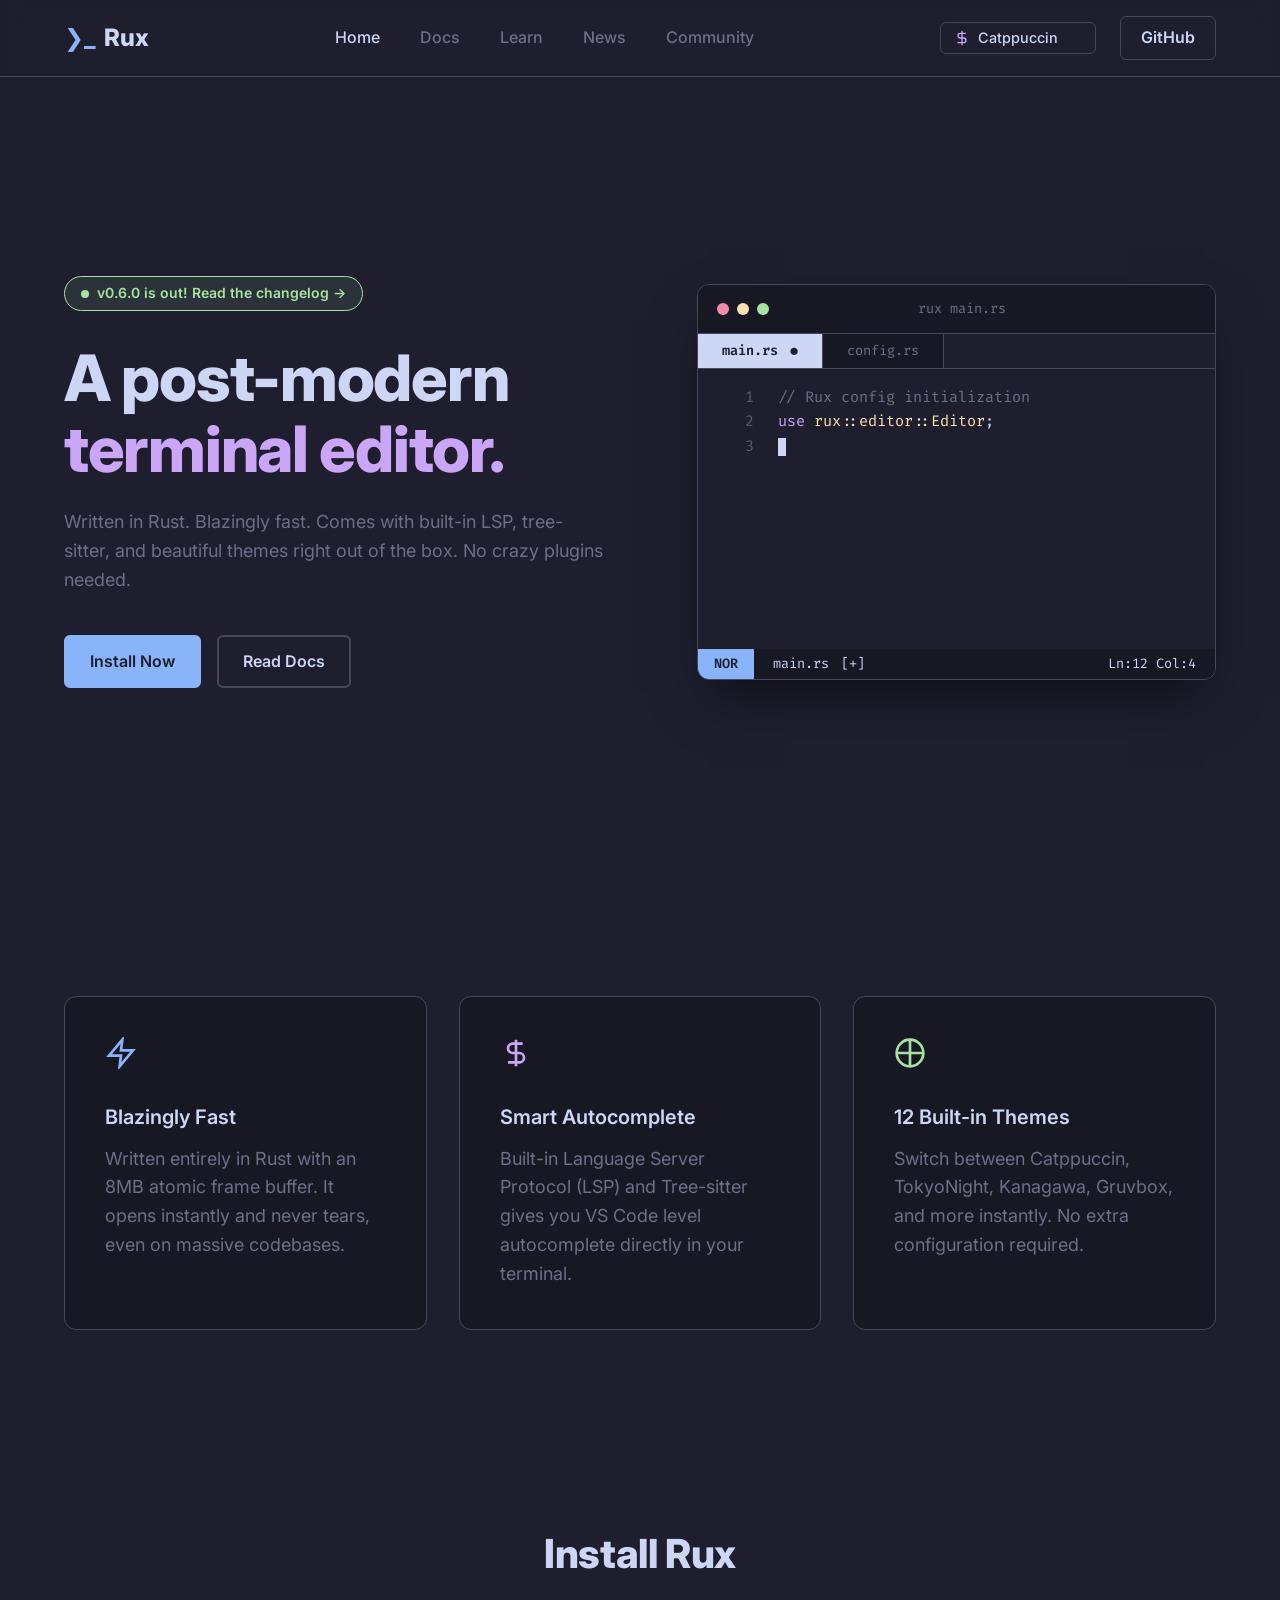
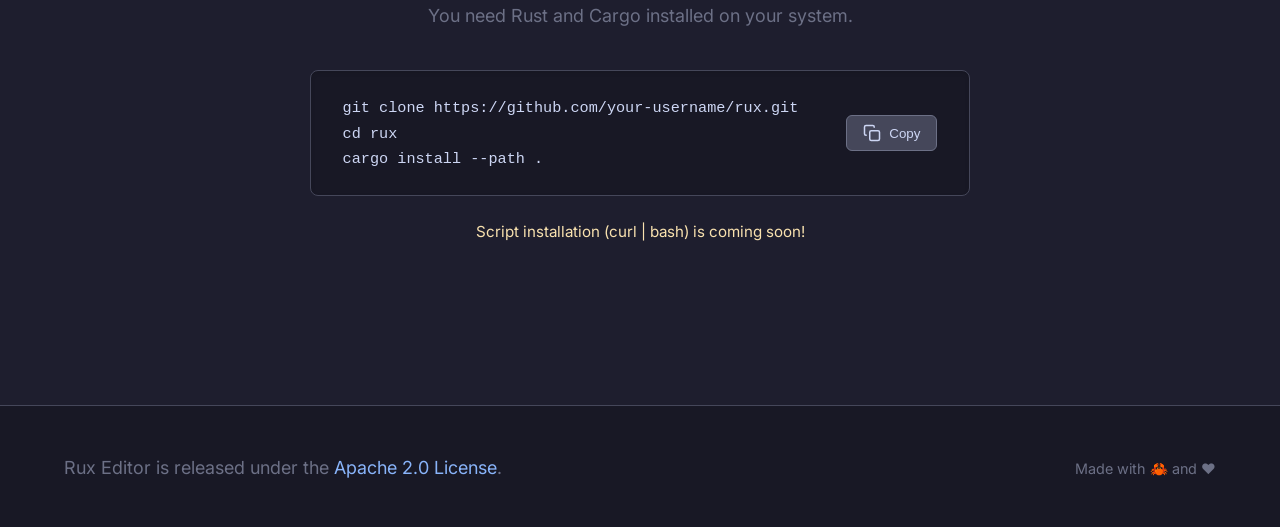
<file: index.html>
<!DOCTYPE html>
<html lang="en">
<head>
    <meta charset="UTF-8">
    <meta name="viewport" content="width=device-width, initial-scale=1.0">
    <title>Rux Editor | Post-modern terminal editor</title>
    <link rel="stylesheet" href="style.css">
    <link href="https://fonts.googleapis.com/css2?family=Fira+Code:wght@400;500;600&family=Inter:wght@400;500;600;800&display=swap" rel="stylesheet">
    <script>
        const savedTheme = localStorage.getItem('rux-theme') || 'catppuccin';
        document.documentElement.setAttribute('data-theme', savedTheme);
    </script>
</head>
<body>
    <nav class="navbar">
        <div class="nav-brand">
            <span class="logo-icon">❯_</span> Rux
        </div>
        <ul class="nav-links">
            <li><a href="index.html" class="active">Home</a></li>
            <li><a href="docs.html">Docs</a></li>
            <li><a href="learn.html">Learn</a></li>
            <li><a href="news.html">News</a></li>
            <li><a href="community.html">Community</a></li>
        </ul>
        <div class="nav-actions">
            <div class="theme-select-wrapper">
                <svg class="theme-icon" xmlns="http://www.w3.org/2000/svg" width="16" height="16" viewBox="0 0 24 24" fill="none" stroke="currentColor" stroke-width="2" stroke-linecap="round" stroke-linejoin="round"><path d="M12 2v20M17 5H9.5a3.5 3.5 0 0 0 0 7h5a3.5 3.5 0 0 1 0 7H6"/></svg>
                <select id="theme-select" aria-label="Select Theme">
                    <option value="catppuccin">Catppuccin</option>
                    <option value="tokyonight">TokyoNight</option>
                    <option value="kanagawa">Kanagawa</option>
                    <option value="onedark">OneDark</option>
                    <option value="gruvbox">Gruvbox</option>
                    <option value="nord">Nord</option>
                    <option value="monokai">Monokai Pro</option>
                    <option value="rosepine">Rosé Pine</option>
                    <option value="everforest">Everforest</option>
                    <option value="ayu">Ayu</option>
                    <option value="dracula">Dracula</option>
                    <option value="solarized">Solarized</option>
                </select>
            </div>
            <a href="https://github.com/your-username/rux" class="btn btn-outline" target="_blank">GitHub</a>
        </div>
        <button class="mobile-menu-btn" aria-label="Menu">
            <svg xmlns="http://www.w3.org/2000/svg" width="24" height="24" fill="none" stroke="currentColor" stroke-width="2"><path d="M4 6h16M4 12h16M4 18h16"/></svg>
        </button>
    </nav>

    <header class="hero">
        <div class="hero-content">
            <a href="news.html" class="badge">
                <span class="pulse-dot"></span> v0.6.0 is out! Read the changelog →
            </a>
            <h1>A post-modern<br><span class="highlight">terminal editor.</span></h1>
            <p>Written in Rust. Blazingly fast. Comes with built-in LSP, tree-sitter, and beautiful themes right out of the box. No crazy plugins needed.</p>
            <div class="hero-buttons">
                <a href="#install" class="btn btn-primary">Install Now</a>
                <a href="docs.html" class="btn btn-secondary">Read Docs</a>
            </div>
        </div>

        <div class="hero-terminal">
            <div class="terminal-header">
                <div class="dots">
                    <span class="dot red"></span>
                    <span class="dot yellow"></span>
                    <span class="dot green"></span>
                </div>
                <div class="terminal-title">rux main.rs</div>
            </div>
            <div class="terminal-body">
                <div class="terminal-tabs">
                    <span class="tab active"> main.rs <span class="dirty">●</span></span>
                    <span class="tab"> config.rs </span>
                </div>
                <div class="code-area">
                    <div id="typewriter"></div>
                </div>
            </div>
            <div class="terminal-status">
                <div class="status-left">
                    <span class="mode-badge"> NOR </span>
                    <span class="file-name"> main.rs <span class="dirty">[+]</span></span>
                </div>
                <div class="status-right">
                    <span> Ln:12 Col:4 </span>
                </div>
            </div>
        </div>
    </header>

    <section class="features">
        <div class="feature-card">
            <div class="icon" style="color: var(--function);">
                <svg width="32" height="32" viewBox="0 0 24 24" fill="none" stroke="currentColor" stroke-width="2"><path d="M13 2L3 14h9l-1 8 10-12h-9l1-8z"/></svg>
            </div>
            <h3>Blazingly Fast</h3>
            <p>Written entirely in Rust with an 8MB atomic frame buffer. It opens instantly and never tears, even on massive codebases.</p>
        </div>
        <div class="feature-card">
            <div class="icon" style="color: var(--keyword);">
                <svg width="32" height="32" viewBox="0 0 24 24" fill="none" stroke="currentColor" stroke-width="2"><path d="M12 2v20M17 5H9.5a3.5 3.5 0 0 0 0 7h5a3.5 3.5 0 0 1 0 7H6"/></svg>
            </div>
            <h3>Smart Autocomplete</h3>
            <p>Built-in Language Server Protocol (LSP) and Tree-sitter gives you VS Code level autocomplete directly in your terminal.</p>
        </div>
        <div class="feature-card">
            <div class="icon" style="color: var(--string);">
                <svg width="32" height="32" viewBox="0 0 24 24" fill="none" stroke="currentColor" stroke-width="2"><circle cx="12" cy="12" r="10"/><path d="M12 2v20M2 12h20"/></svg>
            </div>
            <h3>12 Built-in Themes</h3>
            <p>Switch between Catppuccin, TokyoNight, Kanagawa, Gruvbox, and more instantly. No extra configuration required.</p>
        </div>
    </section>

    <section id="install" class="install-section">
        <h2>Install Rux</h2>
        <p>You need Rust and Cargo installed on your system.</p>
        <div class="code-block-wrapper">
            <div class="code-block">
                <pre><code>git clone https://github.com/your-username/rux.git
cd rux
cargo install --path .</code></pre>
                <button class="copy-btn" id="copyBtn" aria-label="Copy to clipboard">
                    <svg xmlns="http://www.w3.org/2000/svg" width="18" height="18" viewBox="0 0 24 24" fill="none" stroke="currentColor" stroke-width="2"><rect x="9" y="9" width="13" height="13" rx="2" ry="2"/><path d="M5 15H4a2 2 0 0 1-2-2V4a2 2 0 0 1 2-2h9a2 2 0 0 1 2 2v1"/></svg> Copy
                </button>
            </div>
        </div>
        <p class="coming-soon-text">Script installation (curl | bash) is coming soon!</p>
    </section>

    <footer>
        <div class="footer-content">
            <p>Rux Editor is released under the <a href="https://github.com/your-username/rux/blob/main/LICENSE" style="color: var(--function);" target="_blank">Apache 2.0 License</a>.</p>
            <p class="made-with">Made with 🦀 and ❤️</p>
        </div>
    </footer>

    <script src="script.js"></script>
</body>
</html>
</file>
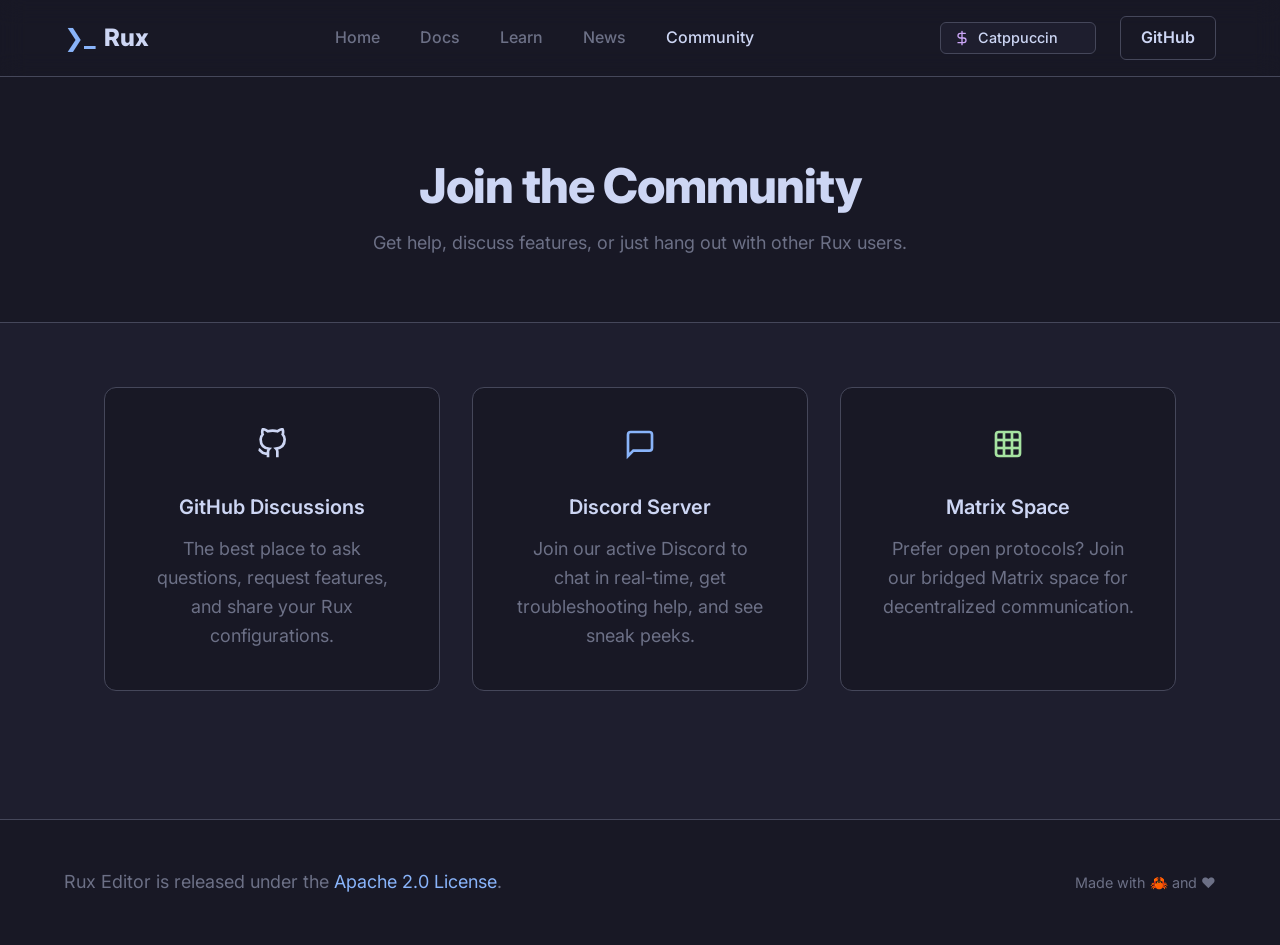
<file: community.html>
<!DOCTYPE html>
<html lang="en">
<head>
    <meta charset="UTF-8">
    <meta name="viewport" content="width=device-width, initial-scale=1.0">
    <title>Community | Rux Editor</title>
    <link rel="stylesheet" href="style.css">
    <link href="https://fonts.googleapis.com/css2?family=Fira+Code:wght@400;500;600&family=Inter:wght@400;500;600;800&display=swap" rel="stylesheet">
    <script>
        const savedTheme = localStorage.getItem('rux-theme') || 'catppuccin';
        document.documentElement.setAttribute('data-theme', savedTheme);
    </script>
</head>
<body>
    <nav class="navbar">
        <div class="nav-brand">
            <span class="logo-icon">❯_</span> Rux
        </div>
        <ul class="nav-links">
            <li><a href="index.html">Home</a></li>
            <li><a href="docs.html">Docs</a></li>
            <li><a href="learn.html">Learn</a></li>
            <li><a href="news.html">News</a></li>
            <li><a href="community.html" class="active">Community</a></li>
        </ul>
        <div class="nav-actions">
            <div class="theme-select-wrapper">
                <svg class="theme-icon" xmlns="http://www.w3.org/2000/svg" width="16" height="16" viewBox="0 0 24 24" fill="none" stroke="currentColor" stroke-width="2" stroke-linecap="round" stroke-linejoin="round"><path d="M12 2v20M17 5H9.5a3.5 3.5 0 0 0 0 7h5a3.5 3.5 0 0 1 0 7H6"/></svg>
                <select id="theme-select" aria-label="Select Theme">
                    <option value="catppuccin">Catppuccin</option>
                    <option value="tokyonight">TokyoNight</option>
                    <option value="kanagawa">Kanagawa</option>
                    <option value="onedark">OneDark</option>
                    <option value="gruvbox">Gruvbox</option>
                    <option value="nord">Nord</option>
                    <option value="monokai">Monokai Pro</option>
                    <option value="rosepine">Rosé Pine</option>
                    <option value="everforest">Everforest</option>
                    <option value="ayu">Ayu</option>
                    <option value="dracula">Dracula</option>
                    <option value="solarized">Solarized</option>
                </select>
            </div>
            <a href="https://github.com/your-username/rux" class="btn btn-outline" target="_blank">GitHub</a>
        </div>
        <button class="mobile-menu-btn" aria-label="Menu">
            <svg xmlns="http://www.w3.org/2000/svg" width="24" height="24" fill="none" stroke="currentColor" stroke-width="2"><path d="M4 6h16M4 12h16M4 18h16"/></svg>
        </button>
    </nav>

    <div class="page-header">
        <h1>Join the Community</h1>
        <p>Get help, discuss features, or just hang out with other Rux users.</p>
    </div>

    <div class="community-grid">
        <a href="https://github.com/your-username/rux/discussions" class="community-card" target="_blank">
            <div class="icon" style="color: var(--text);">
                <svg width="32" height="32" viewBox="0 0 24 24" fill="none" stroke="currentColor" stroke-width="2"><path d="M9 19c-5 1.5-5-2.5-7-3m14 6v-3.87a3.37 3.37 0 0 0-.94-2.61c3.14-.35 6.44-1.54 6.44-7A5.44 5.44 0 0 0 20 4.77 5.07 5.07 0 0 0 19.91 1S18.73.65 16 2.48a13.38 13.38 0 0 0-7 0C6.27.65 5.09 1 5.09 1A5.07 5.07 0 0 0 5 4.77a5.44 5.44 0 0 0-1.5 3.78c0 5.42 3.3 6.61 6.44 7A3.37 3.37 0 0 0 9 18.13V22"/></svg>
            </div>
            <h3>GitHub Discussions</h3>
            <p>The best place to ask questions, request features, and share your Rux configurations.</p>
        </a>
        
        <a href="https://discord.com/" class="community-card" target="_blank">
            <div class="icon" style="color: var(--function);">
                <svg width="32" height="32" viewBox="0 0 24 24" fill="none" stroke="currentColor" stroke-width="2"><path d="M21 15a2 2 0 0 1-2 2H7l-4 4V5a2 2 0 0 1 2-2h14a2 2 0 0 1 2 2z"/></svg>
            </div>
            <h3>Discord Server</h3>
            <p>Join our active Discord to chat in real-time, get troubleshooting help, and see sneak peeks.</p>
        </a>

        <a href="https://matrix.org/" class="community-card" target="_blank">
            <div class="icon" style="color: var(--string);">
                <svg width="32" height="32" viewBox="0 0 24 24" fill="none" stroke="currentColor" stroke-width="2"><rect x="3" y="3" width="18" height="18" rx="2" ry="2"/><line x1="9" y1="3" x2="9" y2="21"/><line x1="15" y1="3" x2="15" y2="21"/><line x1="3" y1="9" x2="21" y2="9"/><line x1="3" y1="15" x2="21" y2="15"/></svg>
            </div>
            <h3>Matrix Space</h3>
            <p>Prefer open protocols? Join our bridged Matrix space for decentralized communication.</p>
        </a>
    </div>

    <footer>
        <div class="footer-content">
            <p>Rux Editor is released under the <a href="https://github.com/your-username/rux/blob/main/LICENSE" style="color: var(--function);" target="_blank">Apache 2.0 License</a>.</p>
            <p class="made-with">Made with 🦀 and ❤️</p>
        </div>
    </footer>
    <script src="script.js"></script>
</body>
</html>
</file>
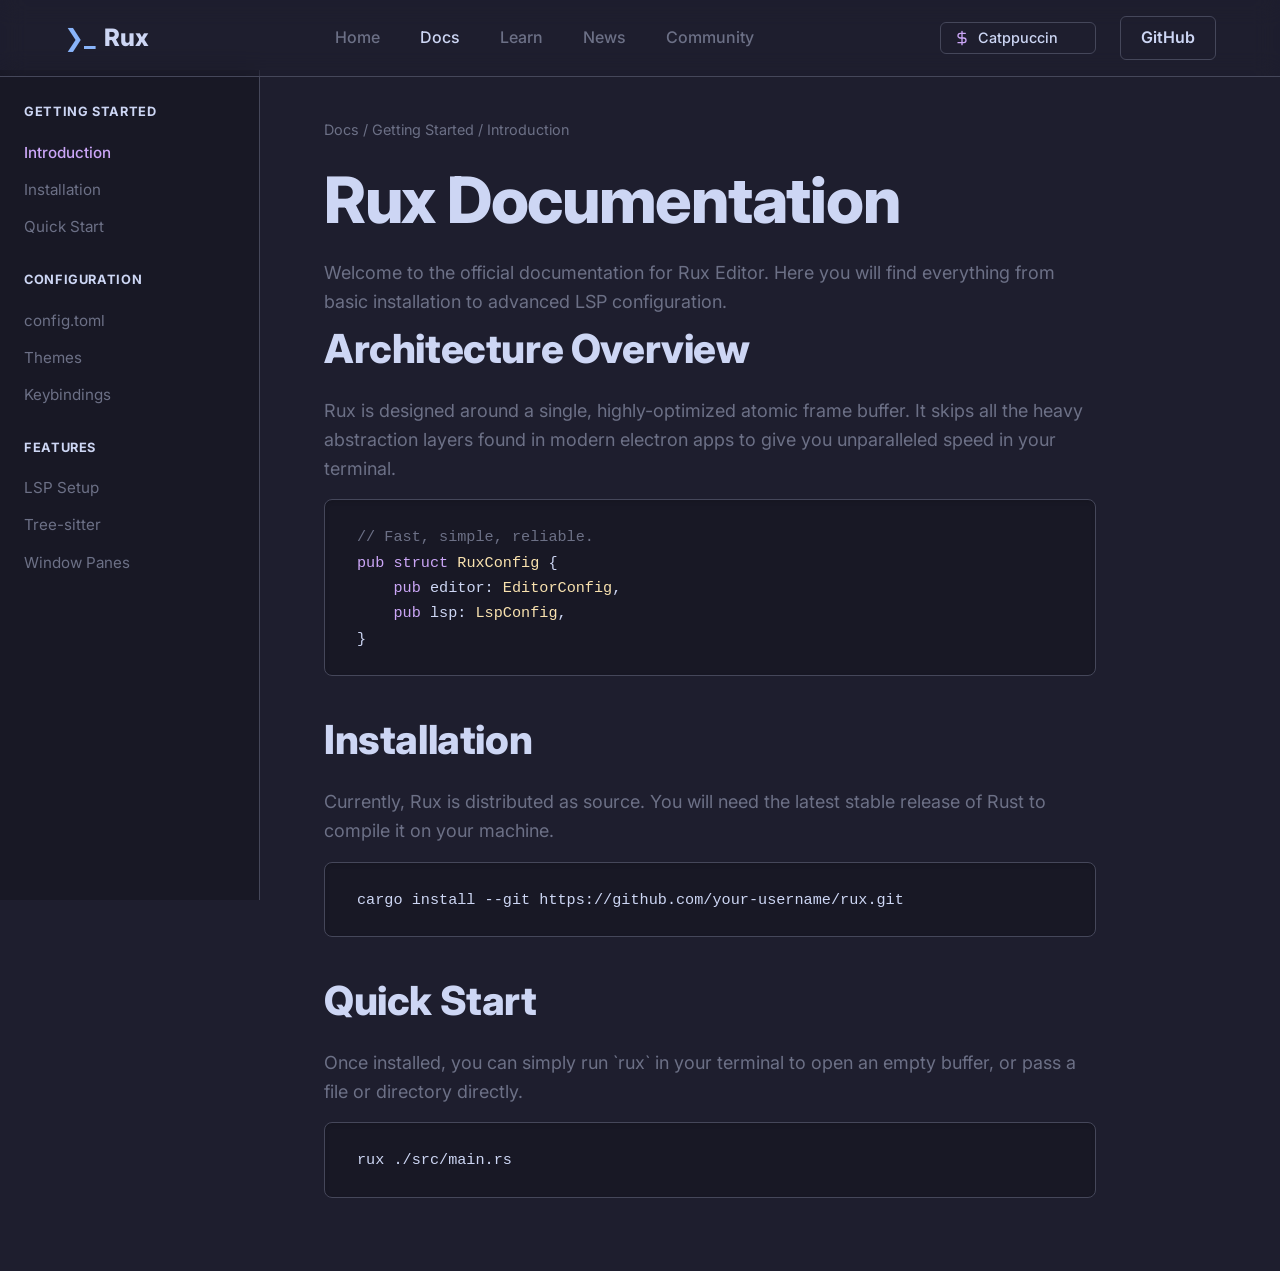
<file: docs.html>
<!DOCTYPE html>
<html lang="en">
<head>
    <meta charset="UTF-8">
    <meta name="viewport" content="width=device-width, initial-scale=1.0">
    <title>Documentation | Rux Editor</title>
    <link rel="stylesheet" href="style.css">
    <link href="https://fonts.googleapis.com/css2?family=Fira+Code:wght@400;500;600&family=Inter:wght@400;500;600;800&display=swap" rel="stylesheet">
    <script>
        const savedTheme = localStorage.getItem('rux-theme') || 'catppuccin';
        document.documentElement.setAttribute('data-theme', savedTheme);
    </script>
</head>
<body>
    <nav class="navbar">
        <div class="nav-brand">
            <span class="logo-icon">❯_</span> Rux
        </div>
        <ul class="nav-links">
            <li><a href="index.html">Home</a></li>
            <li><a href="docs.html" class="active">Docs</a></li>
            <li><a href="learn.html">Learn</a></li>
            <li><a href="news.html">News</a></li>
            <li><a href="community.html">Community</a></li>
        </ul>
        <div class="nav-actions">
            <div class="theme-select-wrapper">
                <svg class="theme-icon" xmlns="http://www.w3.org/2000/svg" width="16" height="16" viewBox="0 0 24 24" fill="none" stroke="currentColor" stroke-width="2" stroke-linecap="round" stroke-linejoin="round"><path d="M12 2v20M17 5H9.5a3.5 3.5 0 0 0 0 7h5a3.5 3.5 0 0 1 0 7H6"/></svg>
                <select id="theme-select" aria-label="Select Theme">
                    <option value="catppuccin">Catppuccin</option>
                    <option value="tokyonight">TokyoNight</option>
                    <option value="kanagawa">Kanagawa</option>
                    <option value="onedark">OneDark</option>
                    <option value="gruvbox">Gruvbox</option>
                    <option value="nord">Nord</option>
                    <option value="monokai">Monokai Pro</option>
                    <option value="rosepine">Rosé Pine</option>
                    <option value="everforest">Everforest</option>
                    <option value="ayu">Ayu</option>
                    <option value="dracula">Dracula</option>
                    <option value="solarized">Solarized</option>
                </select>
            </div>
            <a href="https://github.com/your-username/rux" class="btn btn-outline" target="_blank">GitHub</a>
        </div>
        <button class="mobile-menu-btn" aria-label="Menu">
            <svg xmlns="http://www.w3.org/2000/svg" width="24" height="24" fill="none" stroke="currentColor" stroke-width="2"><path d="M4 6h16M4 12h16M4 18h16"/></svg>
        </button>
    </nav>

    <div class="docs-layout">
        <aside class="docs-sidebar">
            <div class="sidebar-section">
                <h4>Getting Started</h4>
                <ul>
                    <li><a href="#introduction" class="active">Introduction</a></li>
                    <li><a href="#installation">Installation</a></li>
                    <li><a href="#quick-start">Quick Start</a></li>
                </ul>
            </div>
            <div class="sidebar-section">
                <h4>Configuration</h4>
                <ul>
                    <li><a href="#config-toml">config.toml</a></li>
                    <li><a href="#themes">Themes</a></li>
                    <li><a href="#keybindings">Keybindings</a></li>
                </ul>
            </div>
            <div class="sidebar-section">
                <h4>Features</h4>
                <ul>
                    <li><a href="#lsp">LSP Setup</a></li>
                    <li><a href="#tree-sitter">Tree-sitter</a></li>
                    <li><a href="#panes">Window Panes</a></li>
                </ul>
            </div>
        </aside>

        <main class="docs-content">
            <div class="breadcrumb">Docs / Getting Started / Introduction</div>
            <h1 id="introduction">Rux Documentation</h1>
            <p>Welcome to the official documentation for Rux Editor. Here you will find everything from basic installation to advanced LSP configuration.</p>
            
            <h2>Architecture Overview</h2>
            <p>Rux is designed around a single, highly-optimized atomic frame buffer. It skips all the heavy abstraction layers found in modern electron apps to give you unparalleled speed in your terminal.</p>
            <div class="code-block" style="width: 100%; margin-top: 1rem; margin-bottom: 2rem;">
                <pre><code><span class="com">// Fast, simple, reliable.</span>
<span class="kw">pub struct</span> <span class="type">RuxConfig</span> {
    <span class="kw">pub</span> editor: <span class="type">EditorConfig</span>,
    <span class="kw">pub</span> lsp: <span class="type">LspConfig</span>,
}</code></pre>
            </div>

            <h2 id="installation">Installation</h2>
            <p>Currently, Rux is distributed as source. You will need the latest stable release of Rust to compile it on your machine.</p>
            <div class="code-block" style="width: 100%; margin-top: 1rem; margin-bottom: 2rem;">
                <pre><code>cargo install --git https://github.com/your-username/rux.git</code></pre>
            </div>

            <h2 id="quick-start">Quick Start</h2>
            <p>Once installed, you can simply run `rux` in your terminal to open an empty buffer, or pass a file or directory directly.</p>
            <div class="code-block" style="width: 100%; margin-top: 1rem; margin-bottom: 2rem;">
                <pre><code>rux ./src/main.rs</code></pre>
            </div>
        </main>
    </div>

    <script src="script.js"></script>
</body>
</html>
</file>
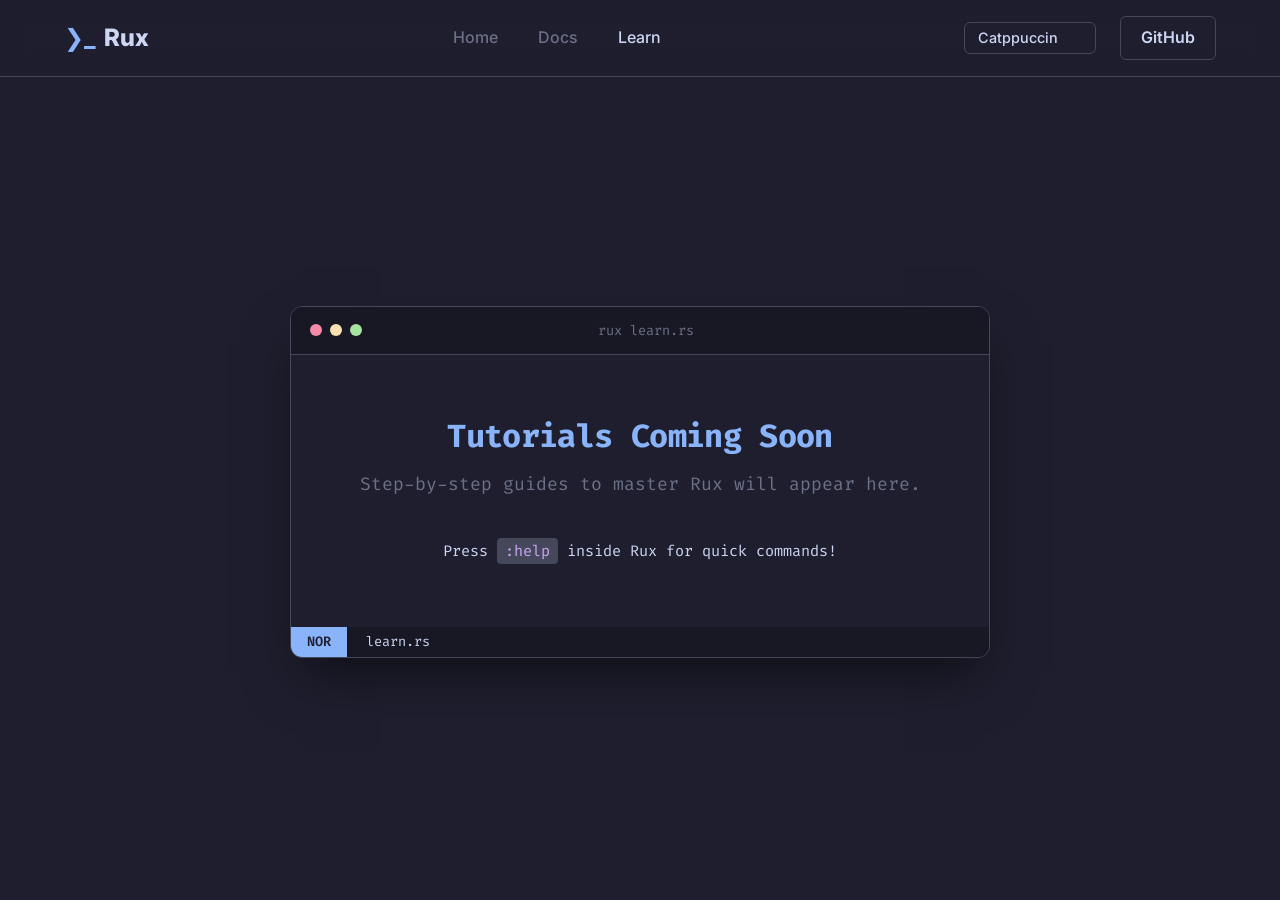
<file: learn.html>
<!DOCTYPE html>
<html lang="en">
<head>
    <meta charset="UTF-8">
    <meta name="viewport" content="width=device-width, initial-scale=1.0">
    <title>Learn | Rux Editor</title>
    <link rel="stylesheet" href="style.css">
    <link href="https://fonts.googleapis.com/css2?family=Fira+Code:wght@400;500;600&family=Inter:wght@400;500;600;800&display=swap" rel="stylesheet">
    <script>
        const savedTheme = localStorage.getItem('rux-theme') || 'catppuccin';
        document.documentElement.setAttribute('data-theme', savedTheme);
    </script>
</head>
<body>
    <nav class="navbar">
        <div class="nav-brand">
            <span class="logo-icon">❯_</span> Rux
        </div>
        <ul class="nav-links">
            <li><a href="index.html">Home</a></li>
            <li><a href="docs.html">Docs</a></li>
            <li><a href="learn.html" class="active">Learn</a></li>
        </ul>
        <div class="nav-actions">
            <div class="theme-select-wrapper">
                <select id="theme-select" aria-label="Select Theme">
                    <option value="catppuccin">Catppuccin</option>
                    <option value="tokyonight">TokyoNight</option>
                    <option value="kanagawa">Kanagawa</option>
                    <option value="onedark">OneDark</option>
                    <option value="gruvbox">Gruvbox</option>
                    <option value="nord">Nord</option>
                    <option value="monokai">Monokai Pro</option>
                    <option value="rosepine">Rosé Pine</option>
                    <option value="everforest">Everforest</option>
                    <option value="ayu">Ayu</option>
                    <option value="dracula">Dracula</option>
                    <option value="solarized">Solarized</option>
                </select>
            </div>
            <a href="https://github.com/your-username/rux" class="btn btn-outline" target="_blank">GitHub</a>
        </div>
        <button class="mobile-menu-btn">
            <svg xmlns="http://www.w3.org/2000/svg" width="24" height="24" fill="none" stroke="currentColor" stroke-width="2"><path d="M4 6h16M4 12h16M4 18h16"/></svg>
        </button>
    </nav>

    <div class="coming-soon-container">
        <div class="hero-terminal minimal-terminal">
            <div class="terminal-header">
                <div class="dots">
                    <span class="dot red"></span><span class="dot yellow"></span><span class="dot green"></span>
                </div>
                <div class="terminal-title">rux learn.rs</div>
            </div>
            <div class="terminal-body center-text">
                <h1 class="soon-title" style="color: var(--function);">Tutorials Coming Soon</h1>
                <p class="soon-desc">Step-by-step guides to master Rux will appear here.</p>
                <div class="mock-command">
                    Press <span class="hl-box">:help</span> inside Rux for quick commands!
                </div>
            </div>
            <div class="terminal-status">
                <div class="status-left">
                    <span class="mode-badge"> NOR </span>
                    <span class="file-name"> learn.rs</span>
                </div>
            </div>
        </div>
    </div>

    <script src="script.js"></script>
</body>
</html>
</file>
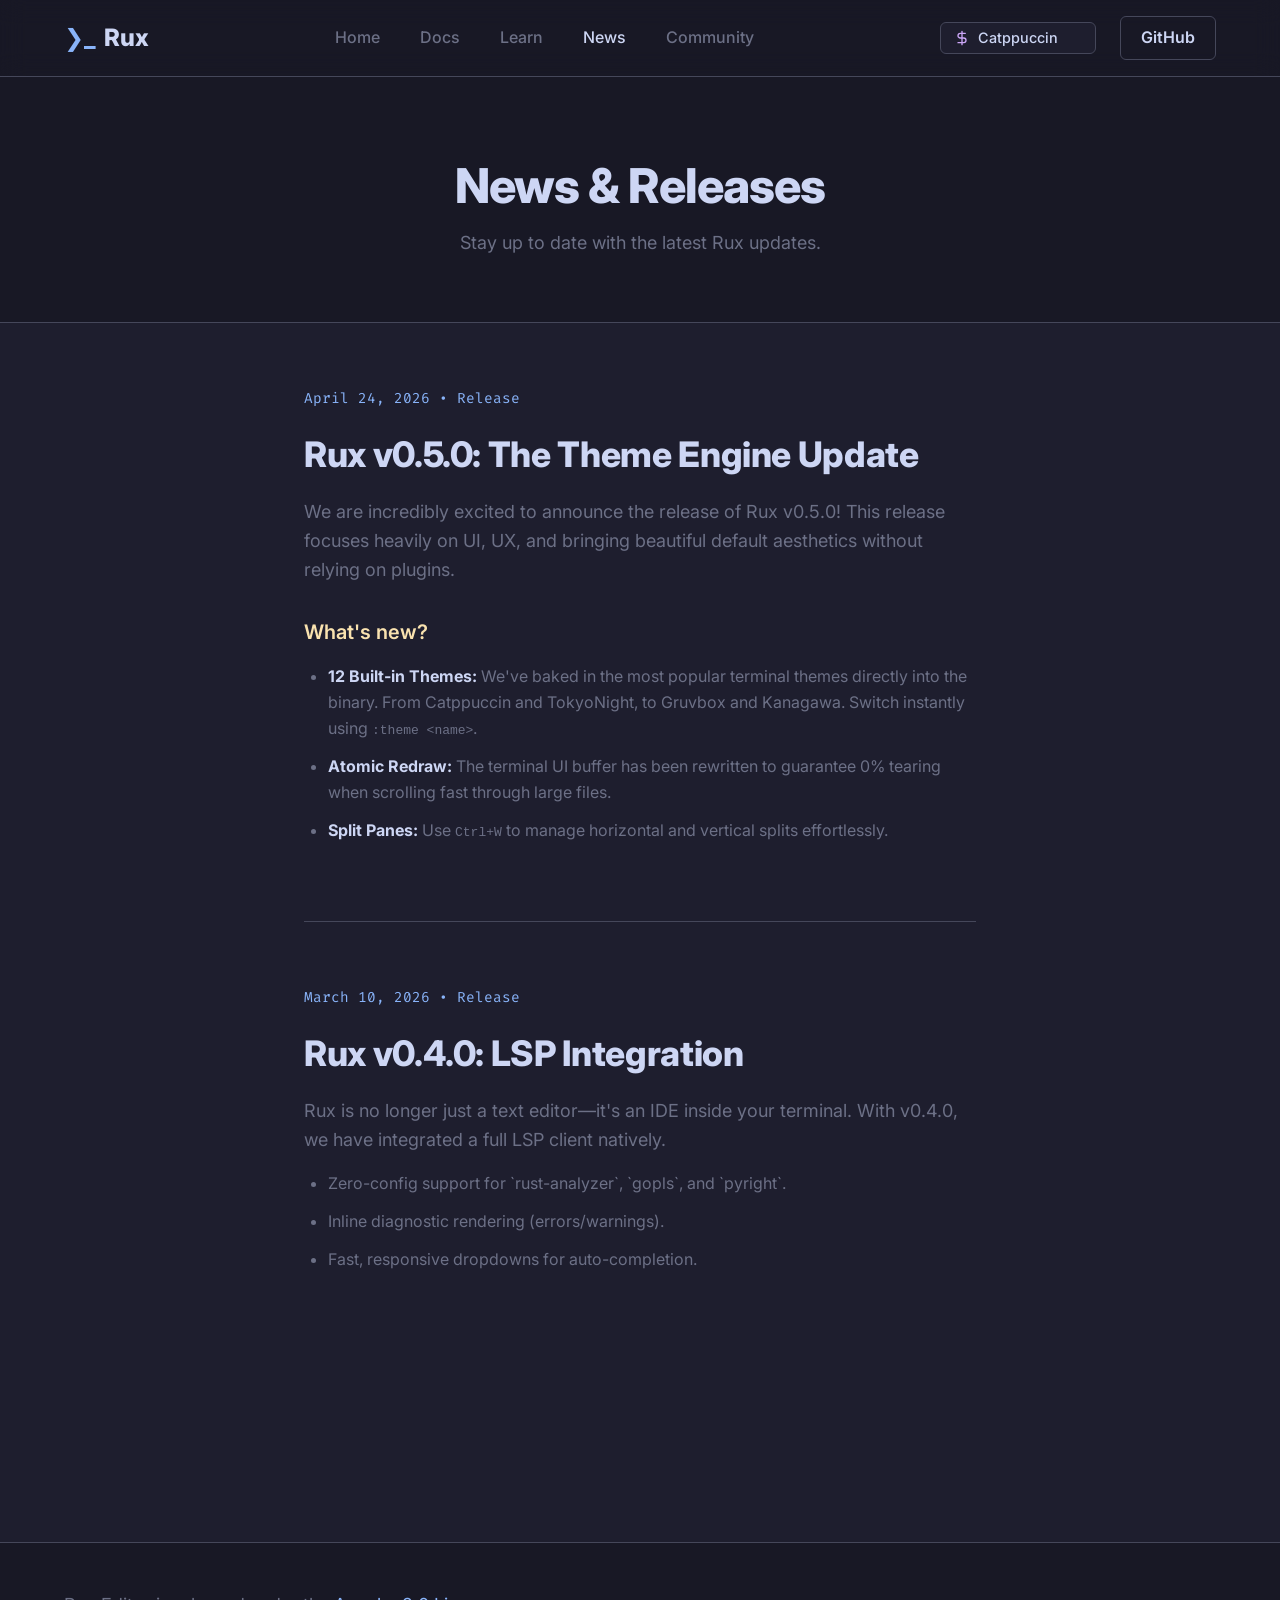
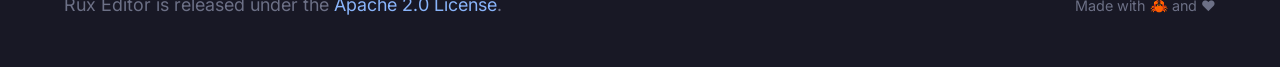
<file: news.html>
<!DOCTYPE html>
<html lang="en">
<head>
    <meta charset="UTF-8">
    <meta name="viewport" content="width=device-width, initial-scale=1.0">
    <title>News | Rux Editor</title>
    <link rel="stylesheet" href="style.css">
    <link href="https://fonts.googleapis.com/css2?family=Fira+Code:wght@400;500;600&family=Inter:wght@400;500;600;800&display=swap" rel="stylesheet">
    <script>
        const savedTheme = localStorage.getItem('rux-theme') || 'catppuccin';
        document.documentElement.setAttribute('data-theme', savedTheme);
    </script>
</head>
<body>
    <nav class="navbar">
        <div class="nav-brand">
            <span class="logo-icon">❯_</span> Rux
        </div>
        <ul class="nav-links">
            <li><a href="index.html">Home</a></li>
            <li><a href="docs.html">Docs</a></li>
            <li><a href="learn.html">Learn</a></li>
            <li><a href="news.html" class="active">News</a></li>
            <li><a href="community.html">Community</a></li>
        </ul>
        <div class="nav-actions">
            <div class="theme-select-wrapper">
                <svg class="theme-icon" xmlns="http://www.w3.org/2000/svg" width="16" height="16" viewBox="0 0 24 24" fill="none" stroke="currentColor" stroke-width="2" stroke-linecap="round" stroke-linejoin="round"><path d="M12 2v20M17 5H9.5a3.5 3.5 0 0 0 0 7h5a3.5 3.5 0 0 1 0 7H6"/></svg>
                <select id="theme-select" aria-label="Select Theme">
                    <option value="catppuccin">Catppuccin</option>
                    <option value="tokyonight">TokyoNight</option>
                    <option value="kanagawa">Kanagawa</option>
                    <option value="onedark">OneDark</option>
                    <option value="gruvbox">Gruvbox</option>
                    <option value="nord">Nord</option>
                    <option value="monokai">Monokai Pro</option>
                    <option value="rosepine">Rosé Pine</option>
                    <option value="everforest">Everforest</option>
                    <option value="ayu">Ayu</option>
                    <option value="dracula">Dracula</option>
                    <option value="solarized">Solarized</option>
                </select>
            </div>
            <a href="https://github.com/your-username/rux" class="btn btn-outline" target="_blank">GitHub</a>
        </div>
        <button class="mobile-menu-btn" aria-label="Menu">
            <svg xmlns="http://www.w3.org/2000/svg" width="24" height="24" fill="none" stroke="currentColor" stroke-width="2"><path d="M4 6h16M4 12h16M4 18h16"/></svg>
        </button>
    </nav>

    <div class="page-header">
        <h1>News & Releases</h1>
        <p>Stay up to date with the latest Rux updates.</p>
    </div>

    <main class="news-container">
        <article class="news-post">
            <div class="news-meta">April 24, 2026 • Release</div>
            <h2>Rux v0.5.0: The Theme Engine Update</h2>
            <p>We are incredibly excited to announce the release of Rux v0.5.0! This release focuses heavily on UI, UX, and bringing beautiful default aesthetics without relying on plugins.</p>
            <h3>What's new?</h3>
            <ul>
                <li><strong>12 Built-in Themes:</strong> We've baked in the most popular terminal themes directly into the binary. From Catppuccin and TokyoNight, to Gruvbox and Kanagawa. Switch instantly using <code>:theme &lt;name&gt;</code>.</li>
                <li><strong>Atomic Redraw:</strong> The terminal UI buffer has been rewritten to guarantee 0% tearing when scrolling fast through large files.</li>
                <li><strong>Split Panes:</strong> Use <code>Ctrl+W</code> to manage horizontal and vertical splits effortlessly.</li>
            </ul>
        </article>

        <article class="news-post">
            <div class="news-meta">March 10, 2026 • Release</div>
            <h2>Rux v0.4.0: LSP Integration</h2>
            <p>Rux is no longer just a text editor—it's an IDE inside your terminal. With v0.4.0, we have integrated a full LSP client natively.</p>
            <ul>
                <li>Zero-config support for `rust-analyzer`, `gopls`, and `pyright`.</li>
                <li>Inline diagnostic rendering (errors/warnings).</li>
                <li>Fast, responsive dropdowns for auto-completion.</li>
            </ul>
        </article>
    </main>

    <footer>
        <div class="footer-content">
            <p>Rux Editor is released under the <a href="https://github.com/your-username/rux/blob/main/LICENSE" style="color: var(--function);" target="_blank">Apache 2.0 License</a>.</p>
            <p class="made-with">Made with 🦀 and ❤️</p>
        </div>
    </footer>
    <script src="script.js"></script>
</body>
</html>
</file>
<file: style.css>
/* ==========================================================================
   RUX CSS VARIABLES (Exactly mapped from Rust Codebase theme.rs)
   ========================================================================== */
:root {
    /* Default: Catppuccin */
    --bg: rgb(30, 30, 46);
    --status-bg: rgb(24, 24, 37);
    --status-fg: rgb(205, 214, 244);
    --keyword: rgb(203, 166, 247);
    --function: rgb(137, 180, 250);
    --type: rgb(249, 226, 175);
    --string: rgb(166, 227, 161);
    --comment: rgb(108, 112, 134);
    --number: rgb(250, 179, 135);
    --macro: rgb(243, 139, 168);
    --text: rgb(205, 214, 244);
    --error: rgb(243, 139, 168);
    --selection: rgb(69, 71, 90);
    --line-num: rgb(88, 91, 112);
}

[data-theme="tokyonight"] {
    --bg: rgb(26, 27, 38); --status-bg: rgb(31, 35, 53); --status-fg: rgb(169, 177, 214);
    --keyword: rgb(187, 154, 247); --function: rgb(122, 162, 247); --type: rgb(224, 175, 104);
    --string: rgb(158, 206, 106); --comment: rgb(86, 95, 137); --number: rgb(255, 158, 100);
    --macro: rgb(247, 118, 142); --text: rgb(169, 177, 214); --error: rgb(219, 75, 75);
    --selection: rgb(51, 70, 124); --line-num: rgb(59, 66, 97);
}

[data-theme="kanagawa"] {
    --bg: rgb(31, 31, 40); --status-bg: rgb(42, 42, 55); --status-fg: rgb(220, 215, 186);
    --keyword: rgb(149, 127, 184); --function: rgb(126, 156, 216); --type: rgb(230, 195, 132);
    --string: rgb(152, 187, 108); --comment: rgb(114, 113, 105); --number: rgb(210, 126, 153);
    --macro: rgb(255, 160, 102); --text: rgb(220, 215, 186); --error: rgb(195, 64, 67);
    --selection: rgb(45, 79, 103); --line-num: rgb(84, 84, 109);
}[data-theme="onedark"] {
    --bg: rgb(40, 44, 52); --status-bg: rgb(33, 37, 43); --status-fg: rgb(171, 178, 191);
    --keyword: rgb(198, 120, 221); --function: rgb(97, 175, 239); --type: rgb(229, 192, 123);
    --string: rgb(152, 195, 121); --comment: rgb(92, 99, 112); --number: rgb(209, 154, 102);
    --macro: rgb(224, 108, 117); --text: rgb(171, 178, 191); --error: rgb(224, 108, 117);
    --selection: rgb(62, 68, 81); --line-num: rgb(75, 82, 99);
}

[data-theme="gruvbox"] {
    --bg: rgb(40, 40, 40); --status-bg: rgb(60, 56, 54); --status-fg: rgb(235, 219, 178);
    --keyword: rgb(251, 73, 52); --function: rgb(184, 187, 38); --type: rgb(250, 189, 47);
    --string: rgb(184, 187, 38); --comment: rgb(146, 131, 116); --number: rgb(211, 134, 155);
    --macro: rgb(254, 128, 25); --text: rgb(235, 219, 178); --error: rgb(204, 36, 29);
    --selection: rgb(80, 73, 69); --line-num: rgb(102, 92, 84);
}[data-theme="nord"] {
    --bg: rgb(46, 52, 64); --status-bg: rgb(59, 66, 82); --status-fg: rgb(236, 239, 244);
    --keyword: rgb(129, 161, 193); --function: rgb(136, 192, 208); --type: rgb(235, 203, 139);
    --string: rgb(163, 190, 140); --comment: rgb(76, 86, 106); --number: rgb(180, 142, 173);
    --macro: rgb(191, 97, 106); --text: rgb(236, 239, 244); --error: rgb(191, 97, 106);
    --selection: rgb(67, 76, 94); --line-num: rgb(67, 76, 94);
}

[data-theme="monokai"] {
    --bg: rgb(45, 42, 46); --status-bg: rgb(34, 31, 34); --status-fg: rgb(252, 252, 250);
    --keyword: rgb(255, 97, 136); --function: rgb(169, 220, 118); --type: rgb(120, 220, 232);
    --string: rgb(255, 216, 102); --comment: rgb(114, 112, 114); --number: rgb(171, 157, 242);
    --macro: rgb(252, 152, 103); --text: rgb(252, 252, 250); --error: rgb(255, 97, 136);
    --selection: rgb(91, 89, 92); --line-num: rgb(91, 89, 92);
}

[data-theme="rosepine"] {
    --bg: rgb(25, 23, 36); --status-bg: rgb(31, 29, 46); --status-fg: rgb(224, 222, 244);
    --keyword: rgb(49, 116, 143); --function: rgb(235, 188, 186); --type: rgb(246, 193, 119);
    --string: rgb(156, 207, 216); --comment: rgb(110, 106, 134); --number: rgb(196, 167, 231);
    --macro: rgb(235, 111, 146); --text: rgb(224, 222, 244); --error: rgb(235, 111, 146);
    --selection: rgb(42, 39, 63); --line-num: rgb(85, 81, 105);
}[data-theme="everforest"] {
    --bg: rgb(43, 51, 57); --status-bg: rgb(35, 42, 46); --status-fg: rgb(211, 198, 170);
    --keyword: rgb(230, 126, 128); --function: rgb(167, 192, 128); --type: rgb(219, 188, 127);
    --string: rgb(131, 192, 146); --comment: rgb(133, 146, 137); --number: rgb(214, 153, 182);
    --macro: rgb(230, 152, 117); --text: rgb(211, 198, 170); --error: rgb(230, 126, 128);
    --selection: rgb(64, 76, 81); --line-num: rgb(75, 86, 92);
}

[data-theme="ayu"] {
    --bg: rgb(15, 20, 25); --status-bg: rgb(21, 26, 31); --status-fg: rgb(179, 177, 173);
    --keyword: rgb(255, 119, 51); --function: rgb(255, 180, 84); --type: rgb(89, 194, 255);
    --string: rgb(170, 217, 76); --comment: rgb(98, 106, 115); --number: rgb(210, 166, 255);
    --macro: rgb(240, 113, 120); --text: rgb(179, 177, 173); --error: rgb(240, 113, 120);
    --selection: rgb(39, 55, 71); --line-num: rgb(50, 56, 68);
}

[data-theme="dracula"] {
    --bg: rgb(40, 42, 54); --status-bg: rgb(68, 71, 90); --status-fg: rgb(248, 248, 242);
    --keyword: rgb(255, 121, 198); --function: rgb(80, 250, 123); --type: rgb(139, 233, 253);
    --string: rgb(241, 250, 140); --comment: rgb(98, 114, 164); --number: rgb(189, 147, 249);
    --macro: rgb(255, 85, 85); --text: rgb(248, 248, 242); --error: rgb(255, 85, 85);
    --selection: rgb(68, 71, 90); --line-num: rgb(98, 114, 164);
}[data-theme="solarized"] {
    --bg: rgb(0, 43, 54); --status-bg: rgb(7, 54, 66); --status-fg: rgb(131, 148, 150);
    --keyword: rgb(133, 153, 0); --function: rgb(38, 139, 210); --type: rgb(181, 137, 0);
    --string: rgb(42, 161, 152); --comment: rgb(88, 110, 117); --number: rgb(211, 54, 130);
    --macro: rgb(203, 75, 22); --text: rgb(131, 148, 150); --error: rgb(220, 50, 47);
    --selection: rgb(7, 54, 66); --line-num: rgb(88, 110, 117);
}

/* ==========================================================================
   RESET & BASE STYLES
   ========================================================================== */
* {
    margin: 0;
    padding: 0;
    box-sizing: border-box;
}

body {
    background-color: var(--bg);
    color: var(--text);
    font-family: 'Inter', system-ui, -apple-system, sans-serif;
    line-height: 1.6;
    overflow-x: hidden;
    transition: background-color 0.4s ease, color 0.4s ease;
    -webkit-font-smoothing: antialiased;
}

a {
    text-decoration: none;
    color: inherit;
}

/* ==========================================================================
   TYPOGRAPHY
   ========================================================================== */
h1 {
    font-size: clamp(2.5rem, 5vw, 4rem);
    line-height: 1.1;
    font-weight: 800;
    letter-spacing: -0.02em;
    margin-bottom: 1.5rem;
}

h2 {
    font-size: clamp(2rem, 4vw, 2.5rem);
    font-weight: 800;
    letter-spacing: -0.01em;
    margin-bottom: 1rem;
}

h3 {
    font-size: 1.25rem;
    font-weight: 600;
    margin-bottom: 0.75rem;
}

p {
    font-size: 1.125rem;
    color: var(--comment);
}

.highlight {
    color: var(--keyword);
    transition: color 0.4s ease;
}

/* ==========================================================================
   COMPONENTS
   ========================================================================== */
/* Navbar */
.navbar {
    display: flex;
    justify-content: space-between;
    align-items: center;
    padding: 1rem 5%;
    background-color: rgba(var(--status-bg), 0.8);
    backdrop-filter: blur(12px);
    -webkit-backdrop-filter: blur(12px);
    position: fixed;
    width: 100%;
    top: 0;
    z-index: 100;
    border-bottom: 1px solid var(--selection);
    transition: background-color 0.4s ease, border-color 0.4s ease;
}

.nav-brand {
    font-size: 1.5rem;
    font-weight: 800;
    display: flex;
    align-items: center;
    gap: 0.5rem;
}

.logo-icon {
    color: var(--function);
}

.nav-links {
    display: flex;
    list-style: none;
    gap: 2.5rem;
}

.nav-links a {
    color: var(--comment);
    font-weight: 500;
    transition: color 0.2s ease;
}

.nav-links a:hover, .nav-links a.active {
    color: var(--text);
}

.nav-actions {
    display: flex;
    align-items: center;
    gap: 1.5rem;
}

/* Theme Switcher */
.theme-select-wrapper {
    display: flex;
    align-items: center;
    gap: 0.5rem;
    background-color: var(--bg);
    border: 1px solid var(--selection);
    padding: 0.4rem 0.8rem;
    border-radius: 6px;
    transition: all 0.3s ease;
}

.theme-select-wrapper:hover {
    border-color: var(--function);
}

.theme-icon {
    color: var(--keyword);
}

#theme-select {
    background: transparent;
    color: var(--text);
    border: none;
    font-family: inherit;
    font-weight: 500;
    font-size: 0.9rem;
    cursor: pointer;
    outline: none;
    appearance: none;
    -webkit-appearance: none;
    padding-right: 1rem;
}

#theme-select option {
    background-color: var(--status-bg);
    color: var(--text);
}

.mobile-menu-btn {
    display: none;
    background: none;
    border: none;
    color: var(--text);
    cursor: pointer;
}

/* Buttons */
.btn {
    padding: 0.75rem 1.5rem;
    border-radius: 6px;
    font-weight: 600;
    cursor: pointer;
    transition: all 0.2s ease;
    display: inline-flex;
    align-items: center;
    justify-content: center;
    gap: 0.5rem;
}

.btn-primary {
    background-color: var(--function);
    color: var(--bg);
    border: 2px solid var(--function);
}

.btn-primary:hover {
    transform: translateY(-2px);
    box-shadow: 0 4px 12px rgba(0,0,0,0.2);
    filter: brightness(1.1);
}

.btn-secondary {
    background-color: transparent;
    color: var(--text);
    border: 2px solid var(--selection);
}

.btn-secondary:hover {
    border-color: var(--comment);
    background-color: var(--selection);
}

.btn-outline {
    padding: 0.5rem 1.25rem;
    border: 1px solid var(--selection);
    background-color: transparent;
}

.btn-outline:hover {
    border-color: var(--text);
}

/* ==========================================================================
   LAYOUT SECTIONS
   ========================================================================== */
/* Hero Section */
.hero {
    display: flex;
    align-items: center;
    justify-content: space-between;
    padding: 10rem 5% 6rem;
    min-height: 100vh;
    gap: 4rem;
    max-width: 1400px;
    margin: 0 auto;
}

.hero-content {
    flex: 1.1;
}

.badge {
    display: inline-flex;
    align-items: center;
    gap: 0.5rem;
    padding: 0.35rem 1rem;
    background-color: rgba(166, 227, 161, 0.1);
    color: var(--string);
    border-radius: 50px;
    font-size: 0.875rem;
    font-weight: 600;
    margin-bottom: 2rem;
    border: 1px solid var(--string);
    transition: all 0.4s ease;
}

.pulse-dot {
    width: 8px;
    height: 8px;
    background-color: var(--string);
    border-radius: 50%;
    animation: pulse 2s infinite;
}

@keyframes pulse {
    0% { box-shadow: 0 0 0 0 rgba(166, 227, 161, 0.4); }
    70% { box-shadow: 0 0 0 6px rgba(166, 227, 161, 0); }
    100% { box-shadow: 0 0 0 0 rgba(166, 227, 161, 0); }
}

.hero p {
    margin-bottom: 2.5rem;
    max-width: 540px;
}

.hero-buttons {
    display: flex;
    gap: 1rem;
}

/* ==========================================================================
   TERMINAL UI (Pixel Perfect Replica)
   ========================================================================== */
.hero-terminal {
    flex: 1;
    background-color: var(--bg);
    border: 1px solid var(--selection);
    border-radius: 12px;
    overflow: hidden;
    box-shadow: 0 25px 50px -12px rgba(0,0,0,0.5);
    font-family: 'Fira Code', monospace;
    font-size: 0.95rem;
    width: 100%;
    max-width: 650px;
    transition: all 0.4s ease;
}

.terminal-header {
    background-color: var(--status-bg);
    padding: 0.8rem 1.2rem;
    display: flex;
    align-items: center;
    border-bottom: 1px solid var(--selection);
}

.dots {
    display: flex;
    gap: 8px;
    flex-shrink: 0;
}

.dot {
    width: 12px;
    height: 12px;
    border-radius: 50%;
}
.dot.red { background-color: var(--error); }
.dot.yellow { background-color: var(--type); }
.dot.green { background-color: var(--string); }

.terminal-title {
    flex: 1;
    text-align: center;
    color: var(--comment);
    font-size: 0.85rem;
    margin-left: -40px;
}

.terminal-tabs {
    background-color: var(--bg);
    display: flex;
    font-size: 0.85rem;
    border-bottom: 1px solid var(--selection);
}

.tab {
    padding: 0.4rem 1.5rem;
    color: var(--comment);
    background-color: var(--status-bg);
    border-right: 1px solid var(--selection);
}

.tab.active {
    background-color: var(--status-fg);
    color: var(--bg);
    font-weight: 600;
}

.dirty {
    margin-left: 0.25rem;
}

.code-area {
    padding: 1rem 0;
    min-height: 280px;
}

#typewriter {
    padding: 0 1rem;
}

/* Typewriter Line Styles */
.line {
    display: flex;
    line-height: 1.6;
}

.line-num {
    color: var(--line-num);
    width: 2.5rem;
    text-align: right;
    margin-right: 1.5rem;
    user-select: none;
}

.line-content {
    color: var(--text);
    white-space: pre;
}

.cursor {
    display: inline-block;
    width: 8px;
    height: 1.2em;
    background-color: var(--text);
    vertical-align: middle;
    animation: blink 1s step-end infinite;
}

@keyframes blink { 50% { opacity: 0; } }

/* Rux Status Bar */
.terminal-status {
    background-color: var(--status-bg);
    display: flex;
    justify-content: space-between;
    font-size: 0.85rem;
}

.status-left {
    display: flex;
    align-items: center;
}

.mode-badge {
    background-color: var(--function);
    color: var(--bg);
    padding: 0.25rem 1rem;
    font-weight: 600;
}
.cmd-mode {
    background-color: var(--keyword);
}

.file-name {
    padding: 0 1.2rem;
    color: var(--status-fg);
}

.status-right {
    padding: 0.25rem 1.2rem;
    color: var(--text);
}

/* ==========================================================================
   FEATURES SECTION
   ========================================================================== */
.features {
    display: grid;
    grid-template-columns: repeat(auto-fit, minmax(320px, 1fr));
    gap: 2rem;
    padding: 6rem 5%;
    max-width: 1400px;
    margin: 0 auto;
}

.feature-card {
    background-color: var(--status-bg);
    padding: 2.5rem;
    border-radius: 12px;
    border: 1px solid var(--selection);
    transition: all 0.3s ease;
}

.feature-card:hover {
    transform: translateY(-6px);
    border-color: var(--comment);
    box-shadow: 0 10px 30px rgba(0,0,0,0.15);
}

.feature-card .icon {
    margin-bottom: 1.5rem;
}

/* ==========================================================================
   INSTALL SECTION
   ========================================================================== */
.install-section {
    padding: 6rem 5%;
    text-align: center;
    max-width: 800px;
    margin: 0 auto;
}

.code-block-wrapper {
    margin: 2.5rem 0 1.5rem;
    display: flex;
    justify-content: center;
}

.code-block {
    background-color: var(--status-bg);
    padding: 1.5rem 2rem;
    border-radius: 8px;
    display: inline-flex;
    align-items: center;
    gap: 3rem;
    border: 1px solid var(--selection);
    text-align: left;
    max-width: 100%;
    box-shadow: inset 0 2px 4px rgba(0,0,0,0.1);
}

.code-block pre {
    font-family: 'Fira Code', monospace;
    color: var(--text);
    font-size: 0.95rem;
    overflow-x: auto;
}

.copy-btn {
    background-color: var(--selection);
    color: var(--text);
    border: 1px solid var(--comment);
    padding: 0.5rem 1rem;
    border-radius: 6px;
    cursor: pointer;
    font-weight: 500;
    display: flex;
    align-items: center;
    gap: 0.5rem;
    transition: all 0.2s ease;
}

.copy-btn:hover {
    background-color: var(--function);
    color: var(--bg);
    border-color: var(--function);
}

.coming-soon-text {
    font-size: 0.95rem;
    color: var(--type) !important;
}

/* ==========================================================================
   PAGES: DOCS & LEARN
   ========================================================================== */
.coming-soon-container {
    min-height: 100vh;
    display: flex;
    justify-content: center;
    align-items: center;
    padding: 8rem 5% 4rem;
}

.minimal-terminal {
    max-width: 700px;
}

.center-text {
    text-align: center;
    padding: 4rem 2rem;
}

.soon-title {
    font-size: 2rem;
    color: var(--keyword);
    margin-bottom: 1rem;
}

.soon-desc {
    margin-bottom: 2.5rem;
}

.mock-code {
    display: block;
    margin: 0 auto;
    width: fit-content;
    text-align: left;
}

.mock-command {
    margin-top: 2rem;
    color: var(--text);
}

.hl-box {
    background-color: var(--selection);
    padding: 0.2rem 0.5rem;
    border-radius: 4px;
    color: var(--keyword);
    font-family: 'Fira Code', monospace;
}

/* ==========================================================================
   FOOTER
   ========================================================================== */
footer {
    padding: 3rem 5%;
    background-color: var(--status-bg);
    border-top: 1px solid var(--selection);
    margin-top: 4rem;
}

.footer-content {
    max-width: 1400px;
    margin: 0 auto;
    display: flex;
    justify-content: space-between;
    align-items: center;
}

.made-with {
    font-size: 0.9rem;
}

/* Syntax Highlighting */
.kw { color: var(--keyword); }
.func { color: var(--function); }
.str { color: var(--string); }
.num { color: var(--number); }
.com { color: var(--comment); }
.type { color: var(--type); }
.macro { color: var(--macro); }

/* ==========================================================================
   RESPONSIVE DESIGN
   ========================================================================== */
@media (max-width: 992px) {
    .hero {
        flex-direction: column;
        padding-top: 8rem;
        text-align: center;
        gap: 3rem;
    }
    .hero p {
        margin: 0 auto 2.5rem;
    }
    .hero-buttons {
        justify-content: center;
    }
    .code-block {
        flex-direction: column;
        gap: 1.5rem;
        width: 100%;
    }
    .copy-btn {
        width: 100%;
        justify-content: center;
    }
    .footer-content {
        flex-direction: column;
        gap: 1rem;
        text-align: center;
    }
}

@media (max-width: 768px) {
    .nav-links, .nav-actions {
        display: none;
    }
    .mobile-menu-btn {
        display: block;
    }
    /* Simple mobile menu handling done in JS */
    .navbar.menu-open {
        flex-direction: column;
        align-items: stretch;
        background-color: var(--status-bg);
    }
    .navbar.menu-open .nav-brand {
        margin-bottom: 1.5rem;
    }
    .navbar.menu-open .nav-links {
        display: flex;
        flex-direction: column;
        align-items: center;
        margin-bottom: 1.5rem;
    }
    .navbar.menu-open .nav-actions {
        display: flex;
        flex-direction: column;
        width: 100%;
    }
    .navbar.menu-open .mobile-menu-btn {
        position: absolute;
        top: 1rem;
        right: 5%;
    }
}

/* ==========================================================================
   PAGE HEADERS (News, Learn, Community)
   ========================================================================== */
.page-header {
    text-align: center;
    padding: 10rem 5% 4rem;
    background-color: var(--status-bg);
    border-bottom: 1px solid var(--selection);
}

.page-header h1 {
    margin-bottom: 1rem;
    font-size: 3rem;
}

/* ==========================================================================
   DOCS LAYOUT
   ========================================================================== */
.docs-layout {
    display: flex;
    min-height: 100vh;
    padding-top: 70px; /* offset navbar */
}

.docs-sidebar {
    width: 260px;
    background-color: var(--status-bg);
    border-right: 1px solid var(--selection);
    padding: 2rem 1.5rem;
    position: sticky;
    top: 70px;
    height: calc(100vh - 70px);
    overflow-y: auto;
}

.sidebar-section h4 {
    color: var(--text);
    text-transform: uppercase;
    font-size: 0.8rem;
    letter-spacing: 0.05em;
    margin-bottom: 0.75rem;
    margin-top: 1.5rem;
}

.sidebar-section:first-child h4 {
    margin-top: 0;
}

.sidebar-section ul {
    list-style: none;
}

.sidebar-section a {
    display: block;
    padding: 0.4rem 0;
    color: var(--comment);
    font-size: 0.95rem;
    transition: color 0.2s;
}

.sidebar-section a:hover, .sidebar-section a.active {
    color: var(--keyword);
    font-weight: 500;
}

.docs-content {
    flex: 1;
    padding: 3rem 5%;
    max-width: 900px;
}

.breadcrumb {
    color: var(--comment);
    font-size: 0.9rem;
    margin-bottom: 1.5rem;
}

.wip-banner {
    display: flex;
    gap: 1.5rem;
    background-color: rgba(243, 139, 168, 0.1); /* Error color with opacity */
    border: 1px solid var(--error);
    padding: 1.5rem;
    border-radius: 8px;
    margin: 2rem 0;
}

.wip-banner svg {
    color: var(--error);
    flex-shrink: 0;
}

/* ==========================================================================
   LEARN LAYOUT
   ========================================================================== */
.learn-grid {
    display: grid;
    grid-template-columns: repeat(auto-fill, minmax(320px, 1fr));
    gap: 2rem;
    padding: 4rem 5%;
    max-width: 1400px;
    margin: 0 auto;
}

.learn-card {
    background-color: var(--bg);
    border: 1px solid var(--selection);
    padding: 2rem;
    border-radius: 12px;
    position: relative;
    transition: all 0.3s ease;
}

.learn-card:hover {
    border-color: var(--function);
    transform: translateY(-4px);
}

.learn-tag {
    display: inline-block;
    padding: 0.2rem 0.8rem;
    border-radius: 50px;
    font-size: 0.8rem;
    font-weight: 600;
    margin-bottom: 1rem;
}

.learn-tag.basic { background-color: rgba(166, 227, 161, 0.1); color: var(--string); }
.learn-tag.advanced { background-color: rgba(243, 139, 168, 0.1); color: var(--macro); }
.learn-tag.internal { background-color: rgba(203, 166, 247, 0.1); color: var(--keyword); }

.coming-soon {
    display: block;
    margin-top: 1.5rem;
    font-size: 0.85rem;
    color: var(--comment);
    font-family: 'Fira Code', monospace;
}

/* ==========================================================================
   NEWS LAYOUT
   ========================================================================== */
.news-container {
    max-width: 800px;
    margin: 0 auto;
    padding: 4rem 5%;
}

.news-post {
    margin-bottom: 4rem;
    padding-bottom: 4rem;
    border-bottom: 1px solid var(--selection);
}

.news-post:last-child {
    border-bottom: none;
}

.news-meta {
    color: var(--function);
    font-family: 'Fira Code', monospace;
    font-size: 0.9rem;
    margin-bottom: 1rem;
}

.news-post h2 {
    font-size: 2.2rem;
    color: var(--text);
}

.news-post h3 {
    margin-top: 2rem;
    color: var(--type);
}

.news-post ul {
    margin-top: 1rem;
    padding-left: 1.5rem;
    color: var(--comment);
}

.news-post li {
    margin-bottom: 0.8rem;
}

.news-post li strong {
    color: var(--text);
}

/* ==========================================================================
   COMMUNITY LAYOUT
   ========================================================================== */
.community-grid {
    display: grid;
    grid-template-columns: repeat(auto-fit, minmax(300px, 1fr));
    gap: 2rem;
    padding: 4rem 5%;
    max-width: 1200px;
    margin: 0 auto;
}

.community-card {
    background-color: var(--status-bg);
    border: 1px solid var(--selection);
    padding: 2.5rem;
    border-radius: 12px;
    text-align: center;
    transition: all 0.3s ease;
}

.community-card:hover {
    background-color: var(--selection);
    transform: scale(1.02);
}

.community-card .icon {
    margin-bottom: 1.5rem;
}

/* Make sure docs sidebar behaves on mobile */
@media (max-width: 768px) {
    .docs-layout {
        flex-direction: column;
    }
    .docs-sidebar {
        width: 100%;
        height: auto;
        position: static;
        border-right: none;
        border-bottom: 1px solid var(--selection);
    }
}
</file>
